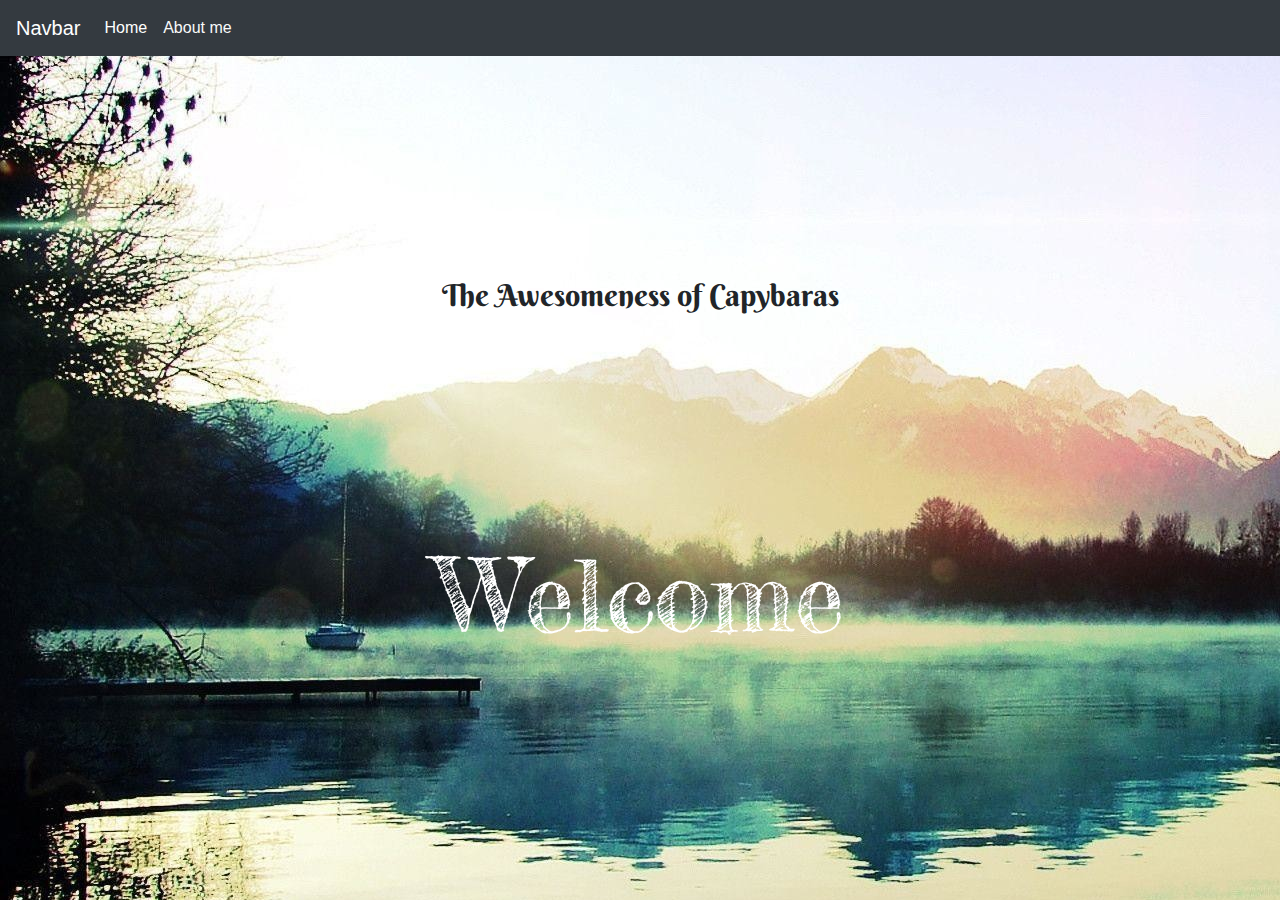
<file: index.html>
<!DOCTYPE html>
<html>
<head>
	<title>Jen Shi</title>

	<meta name="viewport" content="width=device-width, initial-scale=1, shrink-to-fit=no">

	<link href="https://fonts.googleapis.com/css?family=Berkshire+Swash|Fredericka+the+Great|Overlock&display=swap" rel="stylesheet">

	<script src="https://code.jquery.com/jquery-3.3.1.slim.min.js" integrity="sha384-q8i/X+965DzO0rT7abK41JStQIAqVgRVzpbzo5smXKp4YfRvH+8abtTE1Pi6jizo" crossorigin="anonymous"></script>
	<script src="https://cdnjs.cloudflare.com/ajax/libs/popper.js/1.14.7/umd/popper.min.js" integrity="sha384-UO2eT0CpHqdSJQ6hJty5KVphtPhzWj9WO1clHTMGa3JDZwrnQq4sF86dIHNDz0W1" crossorigin="anonymous"></script>
	<script src="https://stackpath.bootstrapcdn.com/bootstrap/4.3.1/js/bootstrap.min.js" integrity="sha384-JjSmVgyd0p3pXB1rRibZUAYoIIy6OrQ6ßVrjIEaFf/nJGzIxFDsf4x0xIM+B07jRM" crossorigin="anonymous"></script>

	<link rel="stylesheet" href="https://stackpath.bootstrapcdn.com/bootstrap/4.3.1/css/bootstrap.min.css" integrity="sha384-ggOyR0iXCbMQv3Xipma34MD+dH/1fQ784/j6cY/iJTQUOhcWr7x9JvoRxT2MZw1T" crossorigin="anonymous">

	<link rel="stylesheet" type="text/css" href="https://cdnjs.cloudflare.com/ajax/libs/font-awesome/5.9.0/css/all.min.css">

	<link rel="stylesheet" type="text/css" href="CSS/stylehomepage.css">
</head>
<body>
	<nav class="navbar navbar-expand-lg navbar-dark bg-dark mb-5">
	  <a class="navbar-brand" href="#">Navbar</a>
	  <button class="navbar-toggler" type="button" data-toggle="collapse" data-target="#navbarNavAltMarkup" aria-controls="navbarNavAltMarkup" aria-expanded="false" aria-label="Toggle navigation">
	    <span class="navbar-toggler-icon"></span>
	  </button>
	  <div class="collapse navbar-collapse" id="navbarNavAltMarkup">
	    <div class="navbar-nav">
	      <a class="nav-item nav-link active" href="#">Home <span class="sr-only">(current)</span></a>
	      <a class="nav-item nav-link text-light" href="about.html">About me</a>
	    </div>
	  </div>
	</nav>
	<div class="container">
		<h4 class="card-title text-center title-text">The Awesomeness of Capybaras</h4>
		<h5 class="card-title text-center welcome-text"> Welcome</h5>
	</div>
</body>
</html>
</file>
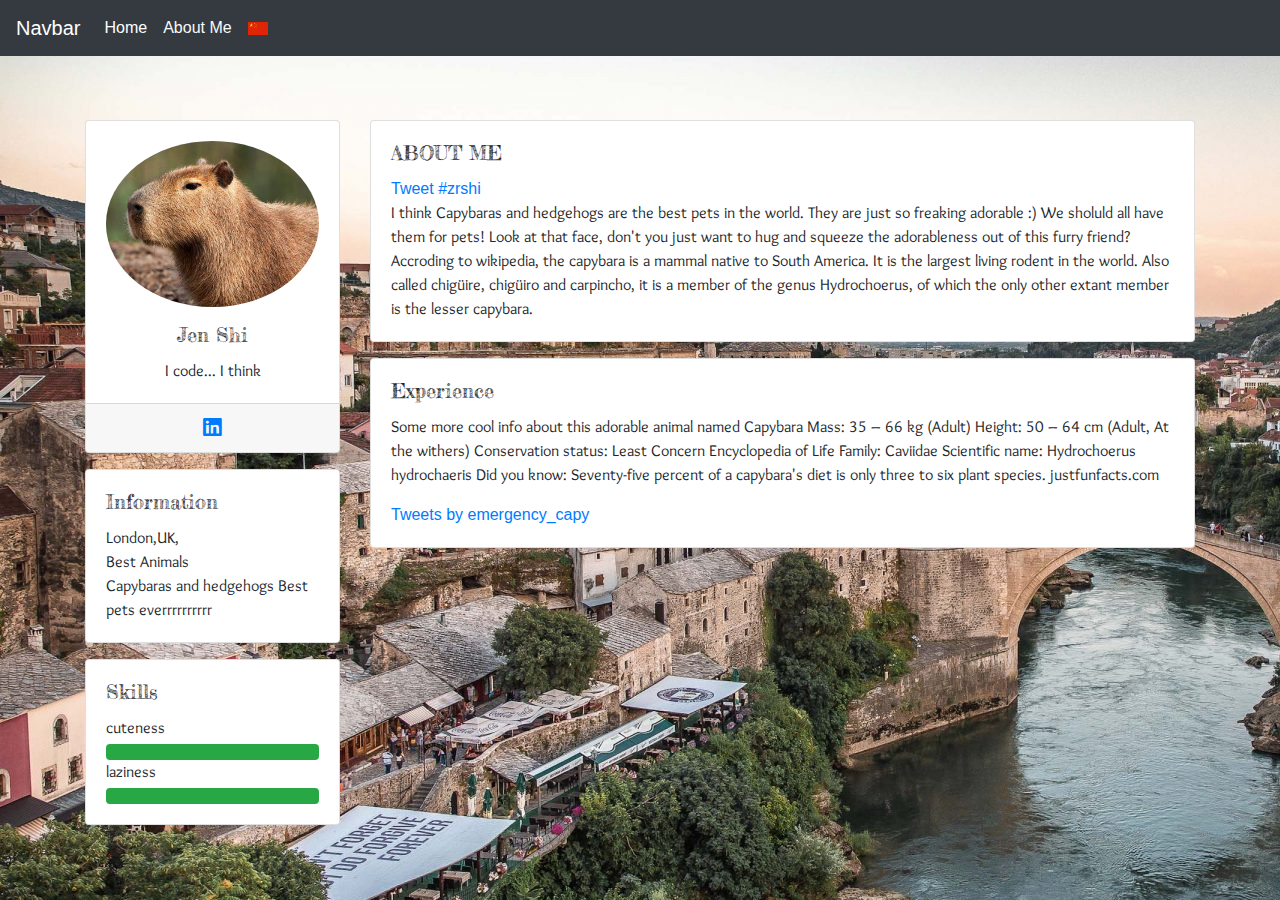
<file: about.html>
<!DOCTYPE html>
<html>
	<head>
		<title>Jen Shi - stuff</title>

		<meta name="viewport" content="width=device-width, initial-scale=1, shrink-to-fit=no">

		<link href="https://fonts.googleapis.com/css?family=Berkshire+Swash|Fredericka+the+Great|Overlock&display=swap" rel="stylesheet">

		<link rel="stylesheet" href="https://cdnjs.cloudflare.com/ajax/libs/animate.css/3.7.2/animate.min.css">

		<script src="https://code.jquery.com/jquery-3.3.1.slim.min.js" integrity="sha384-q8i/X+965DzO0rT7abK41JStQIAqVgRVzpbzo5smXKp4YfRvH+8abtTE1Pi6jizo" crossorigin="anonymous"></script>
	<script src="https://cdnjs.cloudflare.com/ajax/libs/popper.js/1.14.7/umd/popper.min.js" integrity="sha384-UO2eT0CpHqdSJQ6hJty5KVphtPhzWj9WO1clHTMGa3JDZwrnQq4sF86dIHNDz0W1" crossorigin="anonymous"></script>
	<script src="https://stackpath.bootstrapcdn.com/bootstrap/4.3.1/js/bootstrap.min.js" integrity="sha384-JjSmVgyd0p3pXB1rRibZUAYoIIy6OrQ6VrjIEaFf/nJGzIxFDsf4x0xIM+B07jRM" crossorigin="anonymous"></script>
		<link rel="stylesheet" href="https://stackpath.bootstrapcdn.com/bootstrap/4.3.1/css/bootstrap.min.css" integrity="sha384-ggOyR0iXCbMQv3Xipma34MD+dH/1fQ784/j6cY/iJTQUOhcWr7x9JvoRxT2MZw1T" crossorigin="anonymous">
		<link rel="stylesheet" type="text/css" href="https://cdnjs.cloudflare.com/ajax/libs/font-awesome/5.9.0/css/all.min.css">
		<link rel="stylesheet" type="text/css" href="CSS/styleaboutme.css">
	</head>
	<body class="animated fadeInDown">
		<nav class="navbar navbar-expand-lg navbar-dark bg-dark mb-5">
		  <a class="navbar-brand" href="#">Navbar</a>
		  <button class="navbar-toggler" type="button" data-toggle="collapse" data-target="#navbarNavAltMarkup" aria-controls="navbarNavAltMarkup" aria-expanded="false" aria-label="Toggle navigation">
		    <span class="navbar-toggler-icon"></span>
		  </button>
		  <div class="collapse navbar-collapse" id="navbarNavAltMarkup">
		    <div class="navbar-nav">
		      <a class="nav-item nav-link active" href="index.html">Home <span class="sr-only">(current)</span></a>
		      <a class="nav-item nav-link text-light" href="#">About Me<span class="sr-only">(current)</span></a> 

		       <a class="nav-item nav-link text-light" href="about(cn).html">
		       <img src="image/Chinese.png" class="chineseflag">
		       <span class="sr-only">(current)</span></a>  

		    </div>
		  </div>
		</nav>
		<div class="container">
			<div class="row">
				<div class="col-md-3">
					<div class="card my-3">
						<div class="card-body text-center">
						<img src="image/capybara.jpg" class="card-img rounded-circle animated 	fadeInDown" alt="my photo">
							<h5 class="card-title mt-3"> Jen Shi</h5>
							<p class="card-text">I code... I think</p>
						</div>
						<div class="card-footer text-center">
							<a href="https://www.linkedin.com/in/jen-shi-768858106/" target="_blank">
								<i class="fab fa-linkedin fa-lg"></i>
							</a>
						</div>
					</div>
					<div class="card mt-3">
						<div class="card-body">
							<h5 class="card-title">Information</h5>	
							<p class="card-text">
								London,UK,<br>
								Best Animals <br>
								Capybaras and hedgehogs
								Best pets everrrrrrrrrr
							</p>
						</div>
					</div>
					<div class="card mt-3">
						<div class= "card-body">
							<h5 class="card-title">Skills</h5>
							<p class="card-text mb-1">
								cuteness </p>
								<div class="progress">
									<div class="progress-bar" role="progressbar" aria-valuenow="0" aria-valuemin="0" aria-valuemax="100"></div><div class="progress-bar bg-success" role="progressbar" style="width: 100%" aria-valuenow="25" aria-valuemin="0" aria-valuemax="100"></div>
								</div>
								<p class= "card-text mb-1">laziness</p>
								<div class="progress">
									<div class="progress-bar" role="progressbar" aria-valuenow="0" aria-valuemin="0" aria-valuemax="100"></div><div class="progress-bar bg-success" role="progressbar" style="width: 100%" aria-valuenow="25" aria-valuemin="0" aria-valuemax="100"></div>

								</div>					
						</div>
					</div>
				</div>	
				<div class="col-md-9">
					<div class="card my-3">
						<div class="card-body">
							<h5 class="card-title">ABOUT ME</h5>
							<a href="https://twitter.com/intent/tweet?button_hashtag=zrshi&ref_src=twsrc%5Etfw" class="twitter-hashtag-button" data-show-count="false">Tweet #zrshi</a><script async src="https://platform.twitter.com/widgets.js" charset="utf-8"></script>
							<p class="card-text">
							I think Capybaras and hedgehogs are the best pets in the world. They are just so freaking adorable :) We sholuld all have them for pets! Look at that face, don't you just want to hug and squeeze the adorableness out of this furry friend? Accroding to wikipedia, the capybara is a mammal native to South America. It is the largest living rodent in the world. Also called chigüire, chigüiro and carpincho, it is a member of the genus Hydrochoerus, of which the only other extant member is the lesser capybara.
							</p>
						</div>
					</div>
					<div class="card">
						<div class="card-body">
							<h5 class="card-title">Experience</h5>
							<p class="card-text">
							Some more cool info about this adorable animal named Capybara 
							Mass: 35 – 66 kg (Adult)
							Height: 50 – 64 cm (Adult, At the withers)
							Conservation status: Least Concern Encyclopedia of Life
							Family: Caviidae
							Scientific name: Hydrochoerus hydrochaeris
							Did you know: Seventy-five percent of a capybara's diet is only three to six plant species. justfunfacts.com	
							</p>
							<a class="twitter-timeline" href="https://twitter.com/emergency_capy?ref_src=twsrc%5Etfw">Tweets by emergency_capy</a> <script async src="https://platform.twitter.com/widgets.js" charset="utf-8"></script>
						</div>
					</div>
				</div>
			<div>
		</div>
	</body>
</html>
</file>
<file: CSS/stylehomepage.css>
body{
	background-image:url("../image/landscape.jpg"); 
}

h5{
font-family: 'Fredericka the Great', cursive;
font-size: 100px;
color: white;
}

h4{
	font-family: 'Berkshire Swash', cursive;
	font-size: 30px;
}
.title-text{
	margin-top:20%;
}
.welcome-text{
	margin-top: 20%;
}
</file>
<file: CSS/styleaboutme.css>
body{
	background-image:url("../image/mostar-bridge.jpg");
}

h5{
font-family: 'Fredericka the Great', cursive;
}
p{
	font-family: 'Overlock', cursive;
}
.chineseflag{
	width:20px;
}
.usflag{
	width:20px;
}
</file>
